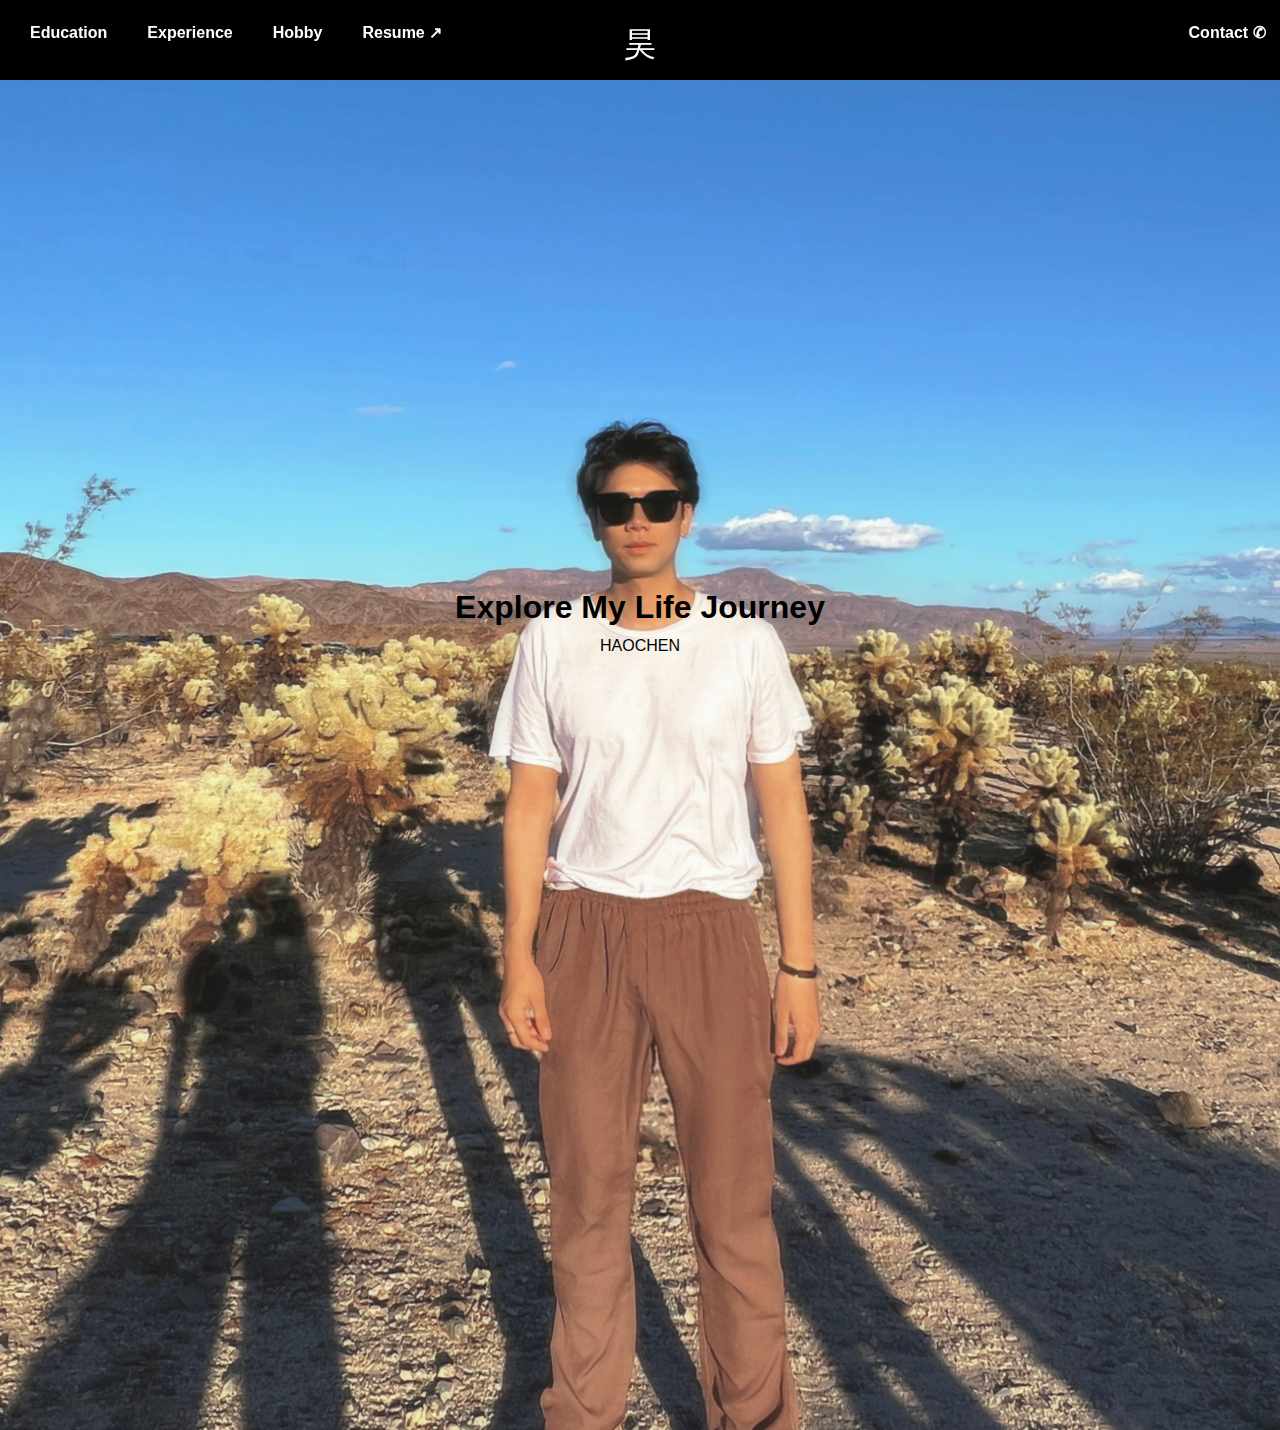
<file: index.html>
<!DOCTYPE html>
<html lang="en">
<head>
  <meta charset="UTF-8">
  <title>Hao Chen</title>
  <link rel="stylesheet" href="styles.css">
  <!-- Include Roboto Mono font from Google Fonts -->
  <link href="https://fonts.googleapis.com/css2?family=Roboto+Mono:wght@400;700&display=swap" rel="stylesheet">
</head>
<body>
  <header>
    <nav>
      <div class="nav-group left">
        <ul>
          <li><a href="education.html">Education</a></li>
          <li><a href="experience.html">Experience</a></li>
          <li><a href="hobby.html">Hobby</a></li>
          <li><a href="HaoChenCV.pdf" target="_blank">Resume&nbsp;↗</a></li>
        </ul>
      </div>
      <div class="nav-group right">
        <ul>
          <li><a href="contact.html">Contact&nbsp;✆&nbsp;</a></li>
        </ul>
      </div>
      <div class="logo">昊</div>
    </nav>
  </header>

  <main>
    <section id="banner">
      <div class="banner-text">
        <h1>Explore My Life Journey</h1>
        <p>HAOCHEN</p>
      </div>
    </section>
  </main>
</body>
</html>
</file>
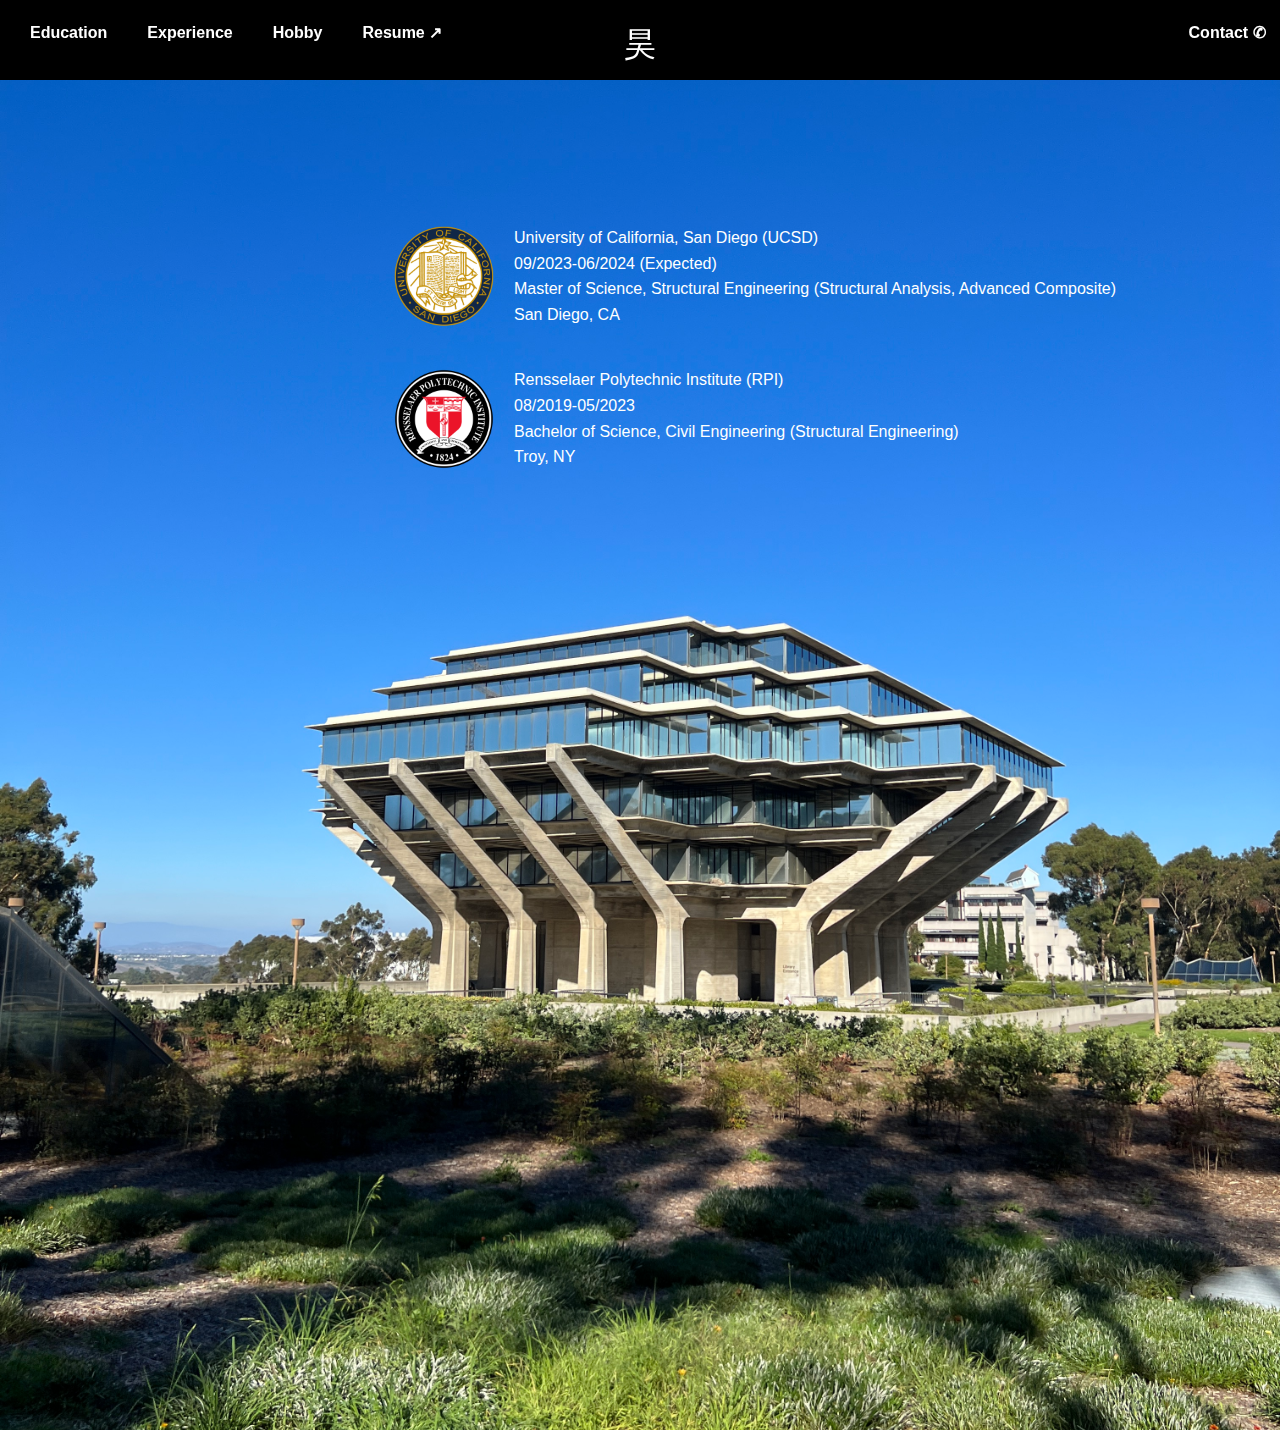
<file: education.html>
<!DOCTYPE html>
<html lang="en">
<head>
  <meta charset="UTF-8">
  <title>My Education</title>
  <link rel="stylesheet" href="education.css">
  <link href="https://fonts.googleapis.com/css2?family=Roboto+Mono:wght@400;700&display=swap" rel="stylesheet">
</head>
<body>
  <header>
    <nav>
      <div class="nav-group left">
        <ul>
          <li><a href="education.html">Education</a></li>
          <li><a href="experience.html">Experience</a></li>
          <li><a href="hobby.html">Hobby</a></li>
          <li><a href="HaoChenCV.pdf" target="_blank">Resume&nbsp;↗</a></li>
        </ul>
      </div>
      <div class="nav-group right">
        <ul>
          <li><a href="contact.html">Contact&nbsp;✆&nbsp;</a></li>
        </ul>
      </div>
      <div class="logo"><a href="index.html">昊</a></div>
    </nav>
  </header>

  <main>
    <section id="banner">
      <div class="banner-text">
        <!-- University of California, San Diego (UCSD) Information -->
        <div class="education-block">
          <img src="ucsd.png" alt="UCSD Logo" class="university-logo">
          <p>University of California, San Diego (UCSD) <br>
             09/2023-06/2024 (Expected) <br>
             Master of Science, Structural Engineering (Structural Analysis, Advanced Composite) <br>
             San Diego, CA
          </p>
        </div>

        <!-- Rensselaer Polytechnic Institute (RPI) Information -->
        <div class="education-block">
          <img src="rpi.png" alt="RPI Logo" class="university-logo">
          <p>Rensselaer Polytechnic Institute (RPI) <br>
             08/2019-05/2023 <br>
             Bachelor of Science, Civil Engineering (Structural Engineering) <br>
             Troy, NY
          </p>
        </div>
      </div>
    </section>
  </main>

  <script>
    // JavaScript function for copying to clipboard
    function copyToClipboard(text) {
      navigator.clipboard.writeText(text).then(function() {
        alert('Copied to clipboard');
      }, function(err) {
        alert('Error in copying text: ', err);
      });
    }
  </script>
</body>
</html>
</file>
<file: styles.css>
body, h1, p, ul, li {
  margin: 0;
  padding: 0;
}

body {
  font-family: 'Helvetica Neue', Arial, sans-serif;
  line-height: 1.6;
  background: #000;
  color: #fff;
}

header {
  background: transparent;
  padding: 20px 0;
  position: fixed;
  top: 0;
  width: 100%;
  z-index: 1000;
}

nav {
  display: flex;
  justify-content: space-between;
  align-items: center;
  padding: 0 10px;
}

.nav-group.left ul {
  list-style: none;
  display: flex;
  align-items: center;
}

.nav-group.left ul li {
  padding: 0 20px;
}

.nav-group.left ul li a {
  text-decoration: none;
  color: #fff;
  font-weight: bold;
}

.nav-group.right ul {
  list-style: none;
  display: flex;
  align-items: center;
}

.nav-group.right ul li a {
  text-decoration: none;
  color: #fff;
  font-weight: bold;
}

.logo {
  font-family: 'Roboto Mono', monospace;
  font-size: 2em;
  color: #fff;
  position: absolute;
  left: 50%;
  transform: translateX(-50%);
  bottom: -3px; /* Adjust this value to change the distance from the bottom */
}

main {
  padding-top: 80px; /* Adjust this value based on header height */
}

#banner {
  display: flex;
  justify-content: center;
  align-items: center;
  height: 150vh; /* Adjusted for four times the viewport height */
  background: url('bg.jpg') no-repeat center center;
  background-size: cover;
  position: relative;
  color: #000;
}

.banner-text {
  position: absolute;
  top: 40%;
  left: 50%;
  transform: translate(-50%, -50%);
  text-align: center;
  width: 100%;
}

#banner h1, #banner p {
  color: #000;
}
</file>
<file: education.css>
body, h1, p, ul, li {
  margin: 0;
  padding: 0;
}

body {
  font-family: 'Helvetica Neue', Arial, sans-serif;
  line-height: 1.6;
  background: #000;
  color: #fff;
}

header {
  background: transparent;
  padding: 20px 0;
  position: fixed;
  top: 0;
  width: 100%;
  z-index: 1000;
}

nav {
  display: flex;
  justify-content: space-between;
  align-items: center;
  padding: 0 10px;
}

.nav-group.left ul {
  list-style: none;
  display: flex;
  align-items: center;
}

.nav-group.left ul li {
  padding: 0 20px;
}

.nav-group.left ul li a, .nav-group.right ul li a {
  text-decoration: none;
  color: #fff;
  font-weight: bold;
}

.nav-group.right ul {
  list-style: none;
  display: flex;
  align-items: center;
}

.nav-group.right ul li a {
  text-decoration: none;
  color: #fff;
  font-weight: bold;
}

.logo {
  font-family: 'Roboto Mono', monospace;
  font-size: 2em;
  color: #fff;
  position: absolute;
  left: 50%;
  transform: translateX(-50%);
  bottom: -3px;
}

main {
  padding-top: 80px;
}

#banner {
  display: flex;
  justify-content: center;
  align-items: center;
  height: 150vh;
  background: url('edu.jpg') no-repeat center center;
  background-size: cover;
  position: relative;
  color: #fff; /* Text color changed to white */
}

.banner-text {
  position: absolute;
  top: 10%;
  left: 80%;
  transform: translate(-50%);
  text-align: left;
  width: 100%;
  color: #fff; /* Text color changed to white */
}

/* ... other existing styles ... */
/* New Style for Logo Link */
.logo a {
  color: #fff; /* Keeps the color white */
  text-decoration: none; /* Removes underline */
}

.logo a:hover, .logo a:focus {
  color: #fff; /* Keeps the color white even on hover/focus */
  text-decoration: none; /* Ensures no underline on hover/focus */
}

/* New Styles for Education Section */
.education-block {
  display: flex;
  align-items: center;
  margin-bottom: 20px;
  padding: 10px;
  color: #fff; /* Text color changed to white */
}

.university-logo {
  width: 100px; /* Adjust size as needed */
  margin-right: 20px;
}
</file>
